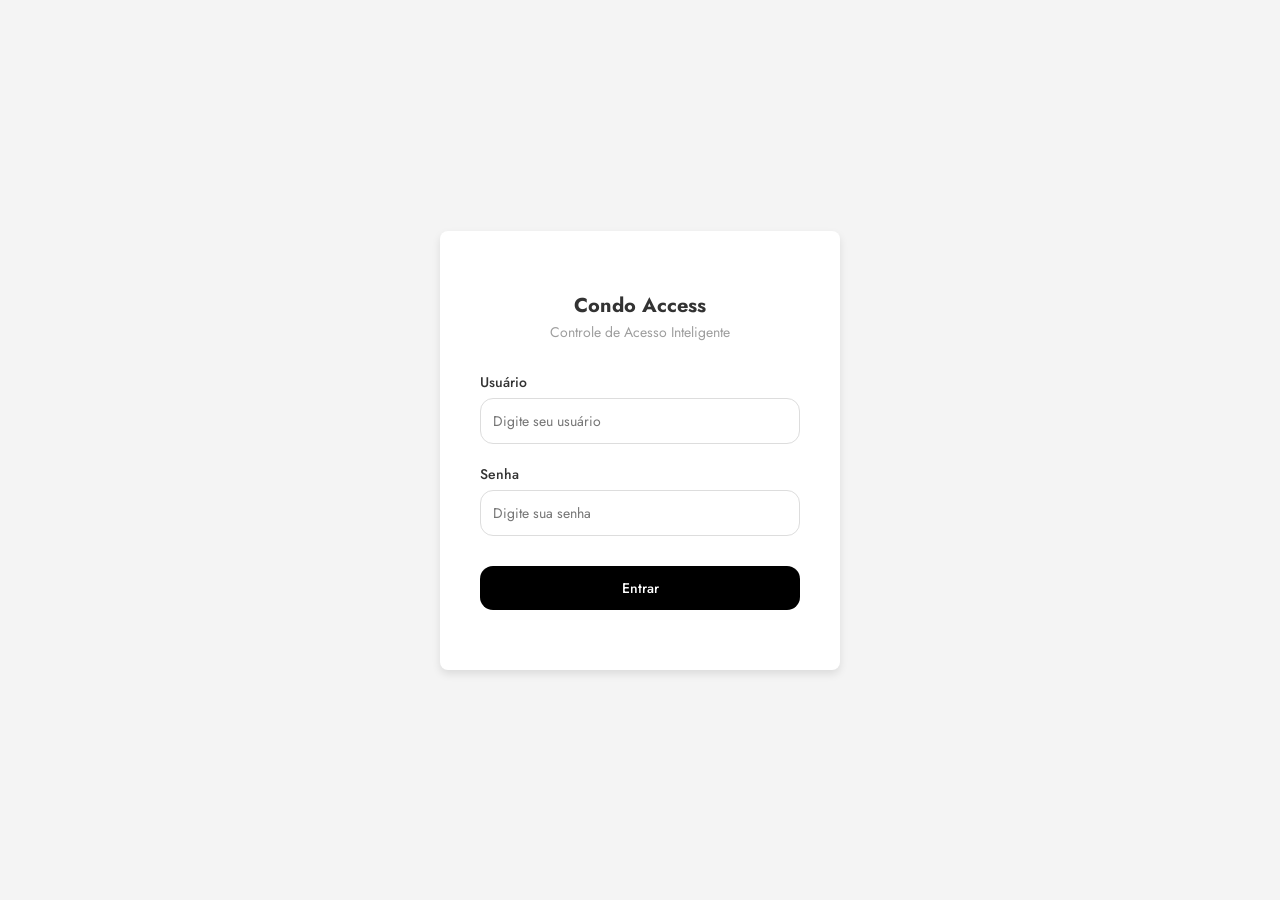
<file: frontend/index.html>
<!DOCTYPE html>
<html lang="en">
<head>
    <meta charset="UTF-8">
    <meta name="viewport" content="width=device-width, initial-scale=1.0">
    <link href="https://fonts.googleapis.com/css?family=Jost" rel="stylesheet">
    <style>
        * {
            margin: 0;
            padding: 0;
            box-sizing: border-box;
        }
        body{
            font-family: Jost, sans-serif;
            background-color: #f4f4f4;
            display: flex;
            align-items: center;
            justify-content: center;
            min-height: 100vh;
            padding: 20px;
        }
        .container-login {
            width: 100%;
            max-width: 400px;
        }
        .campo-login {
            background-color: #fff;
            padding: 60px 40px;
            border-radius: 8px;
            box-shadow: 0 4px 8px rgba(0, 0, 0, 0.1);
            text-align: center;
        }
        .header-login {
            margin-bottom: 30px;
        }
        .header-login h1 {
            font-size: 20px;
            font-weight: bold;
            color: #333;
            margin-bottom: 2px;
        }
        .header-login h3 {
            font-size: 14px;
            color: #9e9e9e;
            font-weight: 400;
        }
        .form-group {
            margin-bottom: 20px;
            text-align: left;
        }
        .form-group input {
            width: 100%;
            padding: 12px;
            border: 1px solid #ddd;
            border-radius: 13px;
            font-size: 14px;
            font-family: Jost, sans-serif;
            transition: border-color 0.3s;
        }
        .form-group input:focus {
            outline: none;
            border-color: #000;
        }
        .form-group label {
            display: block;
            margin-bottom: 6px;
            font-weight: 500;
            color: #333;
            font-size: 14px;
        }
        .btn-login {
            width: 100%;
            padding: 12px;
            background-color: #000;
            color: #fff;
            border: none;
            border-radius: 13px;
            cursor: pointer;
            font-size: 14px;
            font-weight: 500;
            font-family: Jost, sans-serif;
            margin-top: 10px;
            transition: background-color 0.3s;
        }
        .btn-login:hover {
            background-color: #333;
        }
        
        .btn-login:disabled {
            background-color: #999;
            cursor: not-allowed;
        }
        .error-message {
            background-color: #fee;
            color: #c33;
            padding: 10px;
            border-radius: 6px;
            margin-bottom: 15px;
            font-size: 13px;
            display: none;
        }
        
        .error-message.show {
            display: block;
        }

        /* Responsividade */
        @media (max-width: 480px) {
            .campo-login {
                padding: 40px 25px;
            }

            .header-login h1 {
                font-size: 20px;
            }
        }

    </style>
    <title>Condo System - Login</title>
</head>
<body>
        <div class="container-login">
        <div class="campo-login">
            <div class="header-login">
                <h1>Condo Access</h1>
                <h3>Controle de Acesso Inteligente</h3>
            </div>

            <div class="error-message" id="errorMessage"></div>

            <form id="loginForm" class="form-login">
                <div class="form-group">
                    <label for="username">Usuário</label>
                    <input type="text" name="username" id="username" placeholder="Digite seu usuário" required>
                </div>
                
                <div class="form-group">
                    <label for="password">Senha</label>
                    <input type="password" name="password" id="password" placeholder="Digite sua senha" required>
                </div>
                
                <button type="submit" class="btn-login" id="btnLogin">Entrar</button>
            </form>
        </div>
    </div>

    <script>
        const form = document.getElementById('loginForm');
        const btnLogin = document.getElementById('btnLogin');
        const errorMessage = document.getElementById('errorMessage');

        form.addEventListener('submit', async (e) => {
            // Previne o submit padrão do HTML
            e.preventDefault();
            
            // Desabilita botão e mostra loading
            btnLogin.disabled = true;
            btnLogin.textContent = 'Entrando...';
            errorMessage.classList.remove('show');
            
            const username = document.getElementById('username').value;
            const password = document.getElementById('password').value;
            
            try {
                // Chama nossa API REST (não mais o form tradicional)
                const response = await fetch('http://localhost:8080/api/auth/login', {
                    method: 'POST',
                    headers: {
                        'Content-Type': 'application/json'
                    },
                    body: JSON.stringify({ username, password })
                });
                
                if (!response.ok) {
                    if (response.status === 401) {
                        throw new Error('Usuário ou senha inválidos');
                    }
                    throw new Error('Erro ao fazer login');
                }
                
                const data = await response.json();
                
                // Salva o token JWT no localStorage
                localStorage.setItem('token', data.token);
                localStorage.setItem('perfil', data.perfil);
                
                // Redireciona baseado no perfil
                switch(data.perfil) {
                    case 'PORTARIA':
                        window.location.href = '/pages/portaria.html';
                        break;
                    case 'ADMIN':
                        window.location.href = '/pages/dashboard.html';
                        break;
                    case 'MORADOR':
                        window.location.href = '/pages/dashboard.html';
                        break;
                    default:
                        window.location.href = '/pages/dashboard.html';
                }
                
            } catch (error) {
                // Mostra mensagem de erro
                errorMessage.textContent = error.message;
                errorMessage.classList.add('show');
                
                // Reabilita botão
                btnLogin.disabled = false;
                btnLogin.textContent = 'Entrar';
            }
        });
    </script>
</body>
</html>
</file>
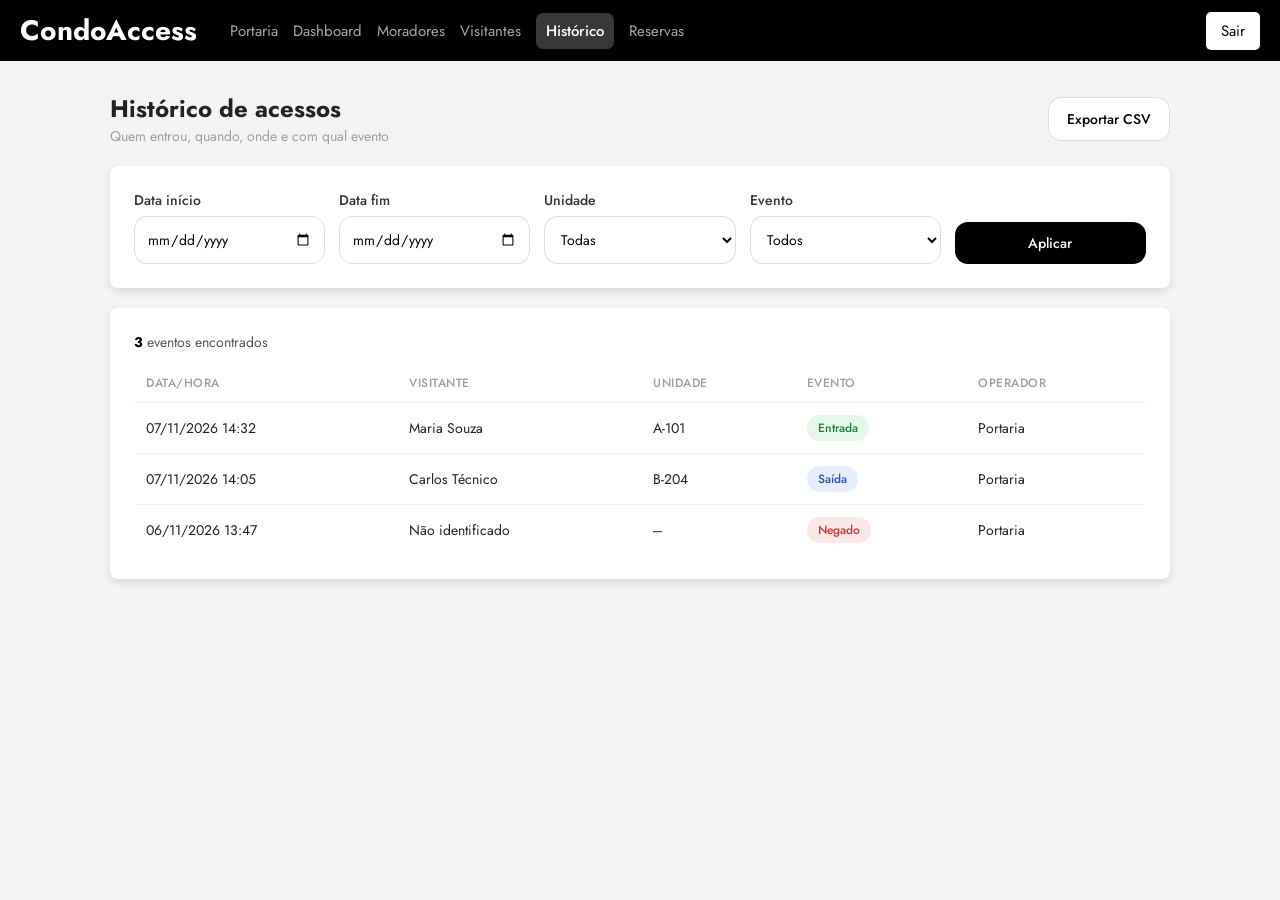
<file: frontend/pages/historico.html>
<!DOCTYPE html>
<html lang="pt-BR">
<head>
    <meta charset="UTF-8">
    <meta name="viewport" content="width=device-width, initial-scale=1.0">
    <title>Condo Access - Histórico</title>
    <link href="https://fonts.googleapis.com/css?family=Jost:400,500,600,700" rel="stylesheet">
    <link rel="stylesheet" href="css/style.css">
</head>
<body>
    <!-- ---------- Felipe | HTML | Header e menu ---------- -->
    <header>
        <div class="menu-container">
            <div class="logo-titulo">CondoAccess</div>
            <nav class="menu">
                <a href="portaria.html">Portaria</a>
                <a href="dashboard.html">Dashboard</a>
                <a href="moradores.html">Moradores</a>
                <a href="visitantes.html">Visitantes</a>
                <a href="historico.html" class="ativo">Histórico</a>
                <a href="reservas.html">Reservas</a>
            </nav>
        </div>
        <button class="botao-sair">Sair</button>
    </header>
 
    <main class="conteudo">

        <!-- ---------- Felipe | HTML | Título da página ---------- -->
        <div class="topo-pagina">
            <div>
                <h1>Histórico de acessos</h1>
                <p>Quem entrou, quando, onde e com qual evento</p>
            </div>
            <button class="btn btn-secundario" id="btnExportar">Exportar CSV</button>
        </div>

        <!-- ---------- Felipe | HTML | Barra de filtros ---------- -->
        <section class="card">
            <form id="formFiltros" class="barra-filtros">
                <div class="form-group">
                    <label for="dataInicio">Data início</label>
                    <input type="date" id="dataInicio">
                </div>
                <div class="form-group">
                    <label for="dataFim">Data fim</label>
                    <input type="date" id="dataFim">
                </div>
                <div class="form-group">
                    <label for="filtroUnidade">Unidade</label>
                    <select id="filtroUnidade"></select>
                </div>
                <div class="form-group">
                    <label for="filtroEvento">Evento</label>
                    <select id="filtroEvento">
                        <option value="">Todos</option>
                        <option value="ENTRADA">Entrada</option>
                        <option value="SAIDA">Saída</option>
                        <option value="NEGADO">Negado</option>
                    </select>
                </div>
                <button type="submit" class="btn btn-primario">Aplicar</button>
            </form>
        </section>
         <section class="card">
            <p class="contador"><strong id="contador">0</strong> eventos encontrados</p>
             <!-- ---------- Felipe | HTML | Tabela ---------- -->
            <div class="tabela-container">
                <table class="tabela">
                    <thead>
                        <tr>
                            <th>Data/Hora</th>
                            <th>Visitante</th>
                            <th>Unidade</th>
                            <th>Evento</th>
                            <th>Operador</th>
                        </tr>
                    </thead>
                    <tbody id="tabelaHistorico"></tbody>
                </table>
            </div>
        </section>

        </main>
 
    <!-- Dados fictícios: vêm do js/mock.js (feito por outra pessoa do grupo) -->
    <script src="../js/mock.js"></script>
 
    <!-- ---------- Felipe | JS | lógica da página (filtros, contador e CSV) ---------- -->
    <script src="../js/historico.js"></script>
</body>
</html>
</file>
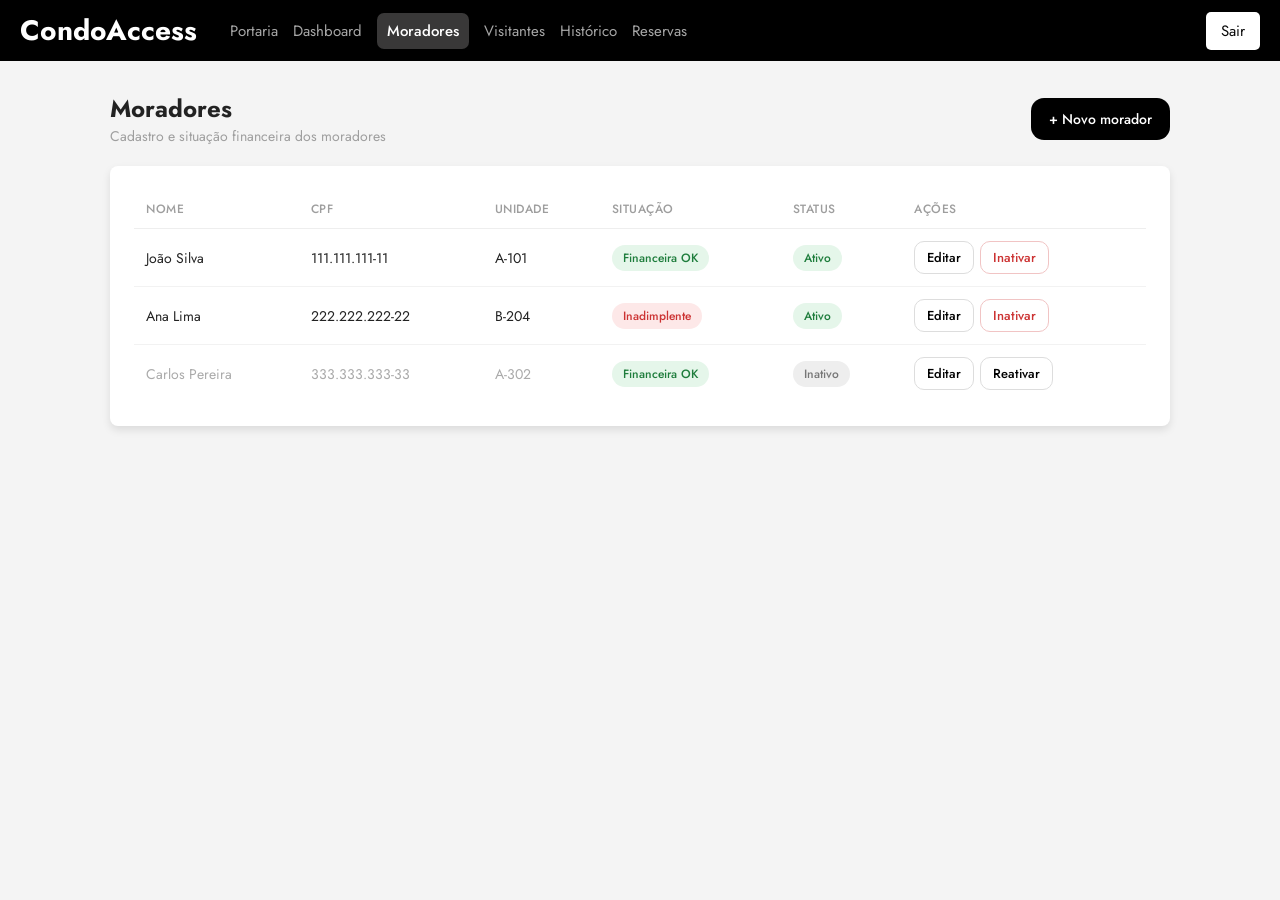
<file: frontend/pages/moradores.html>
<!DOCTYPE html>
<html lang="pt-br">
<head>
    <meta charset="UTF-8">
    <meta name="viewport" content="width=device-width, initial-scale=1.0">
    <title>Moradores</title>
    <link href="https://fonts.googleapis.com/css?family=Jost:400,500,600,700" rel="stylesheet">
    <link rel="stylesheet" href="css/style.css">
</head>
<body>
<!-- ---------- Felipe | HTML | Header e menu ---------- -->
    <header>
        <div class="menu-container">
            <div class="logo-titulo">CondoAccess</div>
            <nav class="menu">
                <a href="portaria.html">Portaria</a>
                <a href="dashboard.html">Dashboard</a>
                <a href="moradores.html" class="ativo">Moradores</a>
                <a href="visitantes.html">Visitantes</a>
                <a href="historico.html">Histórico</a>
                <a href="reservas.html">Reservas</a>
            </nav>
        </div>
        <button class="botao-sair">Sair</button>
    </header>
 
    <main class="conteudo">

              <!-- ---------- Felipe | HTML | Título da página ---------- -->
        <div class="topo-pagina">
            <div>
                <h1>Moradores</h1>
                <p>Cadastro e situação financeira dos moradores</p>
            </div>
            <button class="btn btn-primario" id="btnAbrirForm">+ Novo morador</button>
        </div>
 
        <!-- ---------- Felipe | HTML | Formulário que abre e fecha ---------- -->
        <section class="card oculto" id="cardForm">
            <h2 id="tituloForm">Novo morador</h2>
            <form id="formMorador"> 
                <div class="form-grid">
                    <div class="form-group">
                        <label for="nome">Nome</label>
                        <input type="text" id="nome" placeholder="Nome completo" required>
                    </div>
                    <div class="form-group">
                        <label for="cpf">CPF</label>
                        <input type="text" id="cpf" placeholder="000.000.000-00" maxlength="14" required>
                    </div>
                    <div class="form-group">
                        <label for="telefone">Telefone</label>
                        <input type="tel" id="telefone" placeholder="(11) 90000-0000">
                    </div>
                    <div class="form-group">
                        <label for="email">E-mail</label>
                        <input type="email" id="email" placeholder="email@exemplo.com">
                    </div>
                    <div class="form-group">
                        <label for="unidade">Unidade</label>
                        <select id="unidade" required></select>
                    </div>
                </div>
                <div class="form-acoes">
                    <button type="button" class="btn btn-secundario" id="btnCancelar">Cancelar</button>
                    <button type="submit" class="btn btn-primario" id="btnSalvar">Cadastrar</button>
                </div>
            </form>
        </section>
 
        <section class="card">
             <!-- ---------- Felipe | HTML | Tabela ---------- -->
            <div class="tabela-container">
                <table class="tabela">
                    <thead>
                        <tr>
                            <th>Nome</th>
                            <th>CPF</th>
                            <th>Unidade</th>
                            <th>Situação</th>
                            <th>Status</th>
                            <th>Ações</th>
                        </tr>
                    </thead>
                    <tbody id="tabelaMoradores"></tbody>
                </table>
            </div>
        </section>
 
    </main>
 <!-- Dados fictícios: vêm do js/mock.js (feito por outra pessoa do grupo) -->
  <script src="../js/mock.js"></script>

    <!-- ---------- Felipe | JS | lógica do cadastro de moradores ---------- -->
    <script src="../js/cadastro.js"></script>
</body>
</html>
</file>
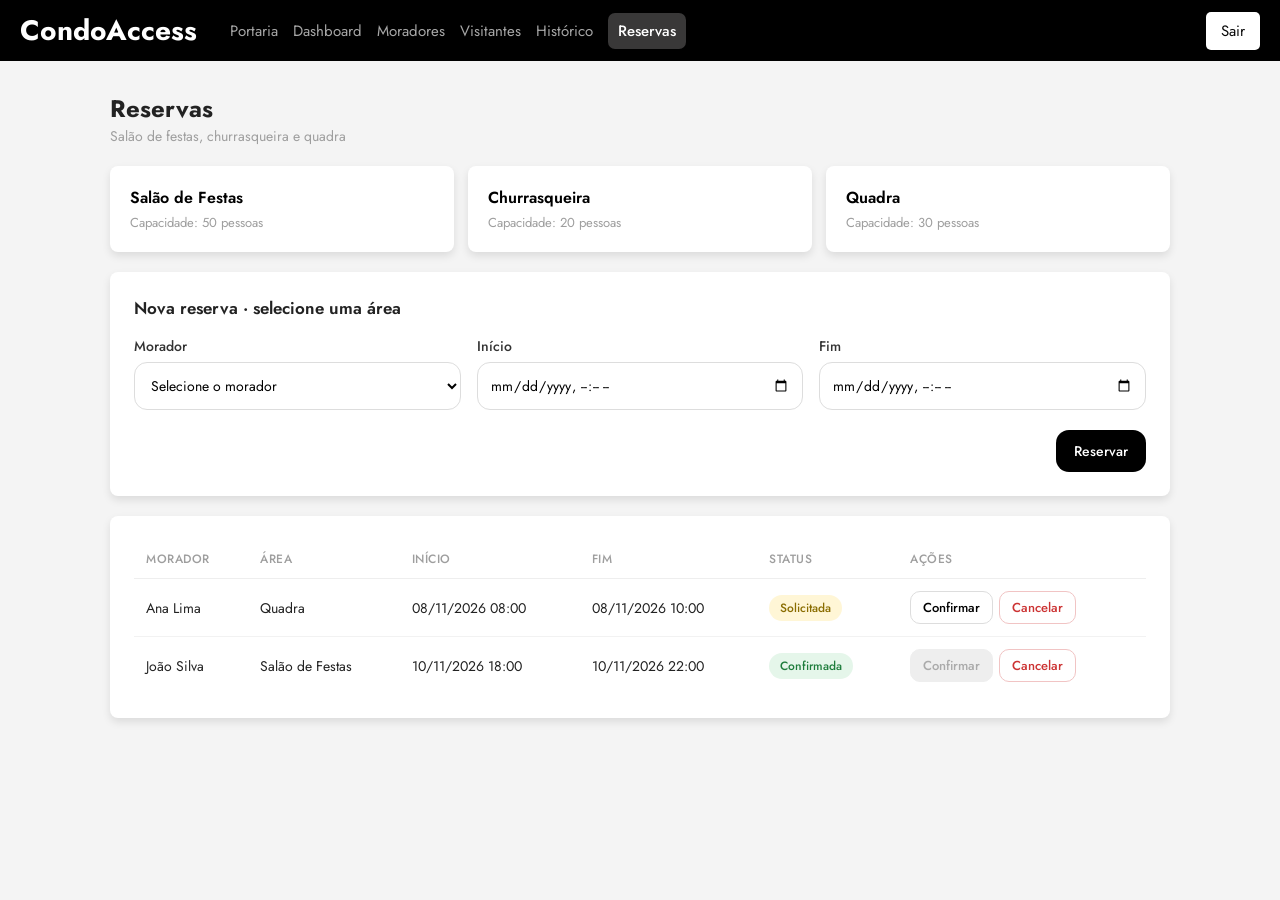
<file: frontend/pages/reservas.html>
<!DOCTYPE html>
<html lang="pt-br">
<head>
    <meta charset="UTF-8">
    <meta name="viewport" content="width=device-width, initial-scale=1.0">
    <title>Condo Access - Reservas</title>
    <link href="https://fonts.googleapis.com/css?family=Jost:400,500,600,700" rel="stylesheet">
    <link rel="stylesheet" href="css/style.css">
</head>
<body>
    <!-- ---------- Felipe | HTML | Header e menu ---------- -->
    <header>
        <div class="menu-container">
            <div class="logo-titulo">CondoAccess</div>
            <nav class="menu">
                <a href="portaria.html">Portaria</a>
                <a href="dashboard.html">Dashboard</a>
                <a href="moradores.html">Moradores</a>
                <a href="visitantes.html">Visitantes</a>
                <a href="historico.html">Histórico</a>
                <a href="reservas.html" class="ativo">Reservas</a>
            </nav>
        </div>
        <button class="botao-sair">Sair</button>
    </header>


        <main class="conteudo">
 <!-- ---------- Felipe | HTML | Título da página ---------- -->
        <div class="topo-pagina">
            <div>
                <h1>Reservas</h1>
                <p>Salão de festas, churrasqueira e quadra</p>
            </div>
        </div>
 <!-- ---------- Felipe | HTML | Seletor de área (cards gerados pelo mock.js) ---------- -->
        <div class="areas-grid" id="areas"></div>
 
        <section class="card">
            <h2>Nova reserva · <span id="areaSelecionadaNome">selecione uma área</span></h2>
            <form id="formReserva">
                <div class="form-grid">
                    <div class="form-group">
                        <label for="morador">Morador</label>
                        <select id="morador" required></select>
                    </div>
                    <div class="form-group">
                        <label for="inicio">Início</label>
                        <input type="datetime-local" id="inicio" required>
                    </div>
                    <div class="form-group">
                        <label for="fim">Fim</label>
                        <input type="datetime-local" id="fim" required>
                    </div>
                </div>
                <div class="form-acoes">
                    <button type="submit" class="btn btn-primario">Reservar</button>
                </div>
            </form>
        </section>
 
        <section class="card">
             <!-- ---------- Felipe | HTML | Tabela ---------- -->
            <div class="tabela-container">
                <table class="tabela">
                    <thead>
                        <tr>
                            <th>Morador</th>
                            <th>Área</th>
                            <th>Início</th>
                            <th>Fim</th>
                            <th>Status</th>
                            <th>Ações</th>
                        </tr>
                    </thead>
                    <tbody id="tabelaReservas"></tbody>
                </table>
            </div>
        </section>
 
    </main>
    <!-- Dados fictícios: vêm do js/mock.js (feito por outra pessoa do grupo) -->
    <script src="../js/mock.js"></script>
    <script>
        // ================= Felipe | JS | Dados =================
        // Usa do js/mock.js (formato do contrato-api.md):
        //   AREAS_MOCK:     { id, nome, capacidade }
        //   RESERVAS_MOCK:  { id, morador: "João Silva", areaComum: "Quadra", inicio, fim, status: "SOLICITADA"|"CONFIRMADA"|"CANCELADA" }
        //   MORADORES_MOCK: para o select de moradores e para saber quem está inadimplente
        // Se o mock.js não carregar, a página abre vazia, sem erro
        const areas = typeof AREAS_MOCK !== "undefined" ? AREAS_MOCK : [];
        const reservas = typeof RESERVAS_MOCK !== "undefined" ? RESERVAS_MOCK : [];
        const moradores = typeof MORADORES_MOCK !== "undefined" ? MORADORES_MOCK : [];
 
        // ================= Felipe | JS | Funções de apoio =================
        function proximoId(lista) {
            return lista.reduce((max, item) => Math.max(max, item.id), 0) + 1;
        }
        // "2026-11-10T18:00" -> "10/11/2026 18:00"
        function formatarDataHora(iso) {
            if (!iso) return "-";
            const [data, hora] = iso.split("T");
            const [ano, mes, dia] = data.split("-");
            return `${dia}/${mes}/${ano}${hora ? " " + hora.slice(0, 5) : ""}`;
        }
 // evita que texto vire HTML na tabela
        function esc(texto) {
            return String(texto ?? "").replace(/[&<>"']/g, c => ({
                "&": "&amp;", "<": "&lt;", ">": "&gt;", '"': "&quot;", "'": "&#39;"
            }[c]));
        }
        // toast: tipo = "sucesso" | "erro"
        function mostrarToast(mensagem, tipo = "sucesso") {
            let area = document.querySelector(".toast-area");
            if (!area) {
                area = document.createElement("div");
                area.className = "toast-area";
                document.body.appendChild(area);
            }
            const toast = document.createElement("div");
            toast.className = `toast toast-${tipo}`;
            toast.textContent = mensagem;
            area.appendChild(toast);
            setTimeout(() => toast.classList.add("saindo"), 3200);
            setTimeout(() => toast.remove(), 3600);
        }
        // ================= Felipe | JS | Página: reservas =================
        const areasContainer = document.getElementById("areas");
        const areaNome = document.getElementById("areaSelecionadaNome");
        const selectMorador = document.getElementById("morador");
        const form = document.getElementById("formReserva");
        const tabela = document.getElementById("tabelaReservas");
 
        const STATUS = {
            SOLICITADA: { texto: "Solicitada", classe: "badge-solicitada" },
            CONFIRMADA: { texto: "Confirmada", classe: "badge-confirmada" },
            CANCELADA:  { texto: "Cancelada",  classe: "badge-cancelada" }
        };
 
        let areaSelecionada = null; // nome da área, igual ao campo areaComum da reserva

        // ---------- Felipe | JS | cards de área ----------
        function renderizarAreas() {
            areasContainer.innerHTML = areas.map(a => `
                <button type="button" class="area-card ${a.nome === areaSelecionada ? "selecionada" : ""}" data-nome="${esc(a.nome)}">
                    <span class="area-nome">${esc(a.nome)}</span>
                    <span class="area-capacidade">Capacidade: ${a.capacidade} pessoas</span>
                </button>
            `).join("");
        }
         areasContainer.addEventListener("click", (e) => {
            const card = e.target.closest(".area-card");
            if (!card) return;
            areaSelecionada = card.dataset.nome;
            areaNome.textContent = areaSelecionada;
            renderizarAreas();
        });
         // ---------- Felipe | JS | select de moradores (só ativos) ----------
        selectMorador.innerHTML = `<option value="">Selecione o morador</option>` +
            moradores
                .filter(m => m.status === "ATIVO")
                .map(m => `<option value="${m.id}">${esc(m.nome)}${m.unidade ? " (" + esc(m.unidade.nome) + ")" : ""}</option>`)
                .join("");
                // ---------- Felipe | JS | regras de reserva ----------
 
        // RN04: conflita se sobrepõe uma reserva NÃO cancelada da mesma área
        function temConflito(areaComum, inicio, fim) {
            return reservas.some(r =>
                r.areaComum === areaComum &&
                r.status !== "CANCELADA" &&
                r.inicio < fim && inicio < r.fim
            );
        }
  form.addEventListener("submit", (e) => {
            e.preventDefault();
 
            const morador = moradores.find(m => m.id === Number(selectMorador.value));
            const inicio = document.getElementById("inicio").value;
            const fim = document.getElementById("fim").value;
 
            if (!areaSelecionada) {
                mostrarToast("Selecione uma área comum", "erro");
                return;
            }
            if (fim <= inicio) {
                mostrarToast("Período da reserva é inválido", "erro");
                return;
            }
            // MoradorInadimplente.podeReservar() -> taxaPendente <= 0
            if (morador.taxaPendente > 0) {
                mostrarToast(`${morador.nome} não pode reservar: há taxa pendente (inadimplente)`, "erro");
                return;
            }
            if (temConflito(areaSelecionada, inicio, fim)) {
                mostrarToast("Área comum já reservada nesse período", "erro");
                return;
            }
 
            reservas.push({
                id: proximoId(reservas),
                morador: morador.nome,
                areaComum: areaSelecionada,
                inicio,
                fim,
                status: "SOLICITADA"
            });
 
            mostrarToast(`Reserva de ${areaSelecionada} solicitada`);
            form.reset();
            renderizarTabela();
        });
         // ---------- Felipe | JS | tabela ----------
        function renderizarTabela() {
            if (reservas.length === 0) {
                tabela.innerHTML = `<tr><td colspan="6" class="vazio">Nenhuma reserva</td></tr>`;
                return;
            }
 
            const lista = [...reservas].sort((a, b) => a.inicio.localeCompare(b.inicio));
 
            tabela.innerHTML = lista.map(r => {
                const status = STATUS[r.status] || { texto: r.status, classe: "" };
                // RN06: só confirma o que está SOLICITADA | RN07: não cancela o que já está CANCELADA
                const podeConfirmar = r.status === "SOLICITADA";
                const podeCancelar = r.status !== "CANCELADA";
                return `
                    <tr>
                        <td>${esc(r.morador)}</td>
                        <td>${esc(r.areaComum)}</td>
                        <td>${formatarDataHora(r.inicio)}</td>
                        <td>${formatarDataHora(r.fim)}</td>
                        <td><span class="badge ${status.classe}">${esc(status.texto)}</span></td>
                        <td>
                            <div class="acoes">
                                <button class="btn btn-secundario btn-pequeno" data-acao="confirmar" data-id="${r.id}" ${podeConfirmar ? "" : "disabled"}>Confirmar</button>
                                <button class="btn btn-perigo btn-pequeno" data-acao="cancelar" data-id="${r.id}" ${podeCancelar ? "" : "disabled"}>Cancelar</button>
                            </div>
                        </td>
                    </tr>
                `;
            }).join("");
        }
 tabela.addEventListener("click", (e) => {
            const botao = e.target.closest("button[data-acao]");
            if (!botao || botao.disabled) return;
            const reserva = reservas.find(r => r.id === Number(botao.dataset.id));
 
            if (botao.dataset.acao === "confirmar") {
                if (reserva.status !== "SOLICITADA") {
                    mostrarToast("Só é possível confirmar uma reserva solicitada", "erro");
                    return;
                }
                reserva.status = "CONFIRMADA";
                mostrarToast("Reserva confirmada");
            } else if (botao.dataset.acao === "cancelar") {
                if (reserva.status === "CANCELADA") {
                    mostrarToast("Reserva já está cancelada", "erro");
                    return;
                }
                reserva.status = "CANCELADA";
                mostrarToast("Reserva cancelada");
            }
            renderizarTabela();
        });
 
        renderizarAreas();
        renderizarTabela();
    </script>
</body>
</html>
</file>
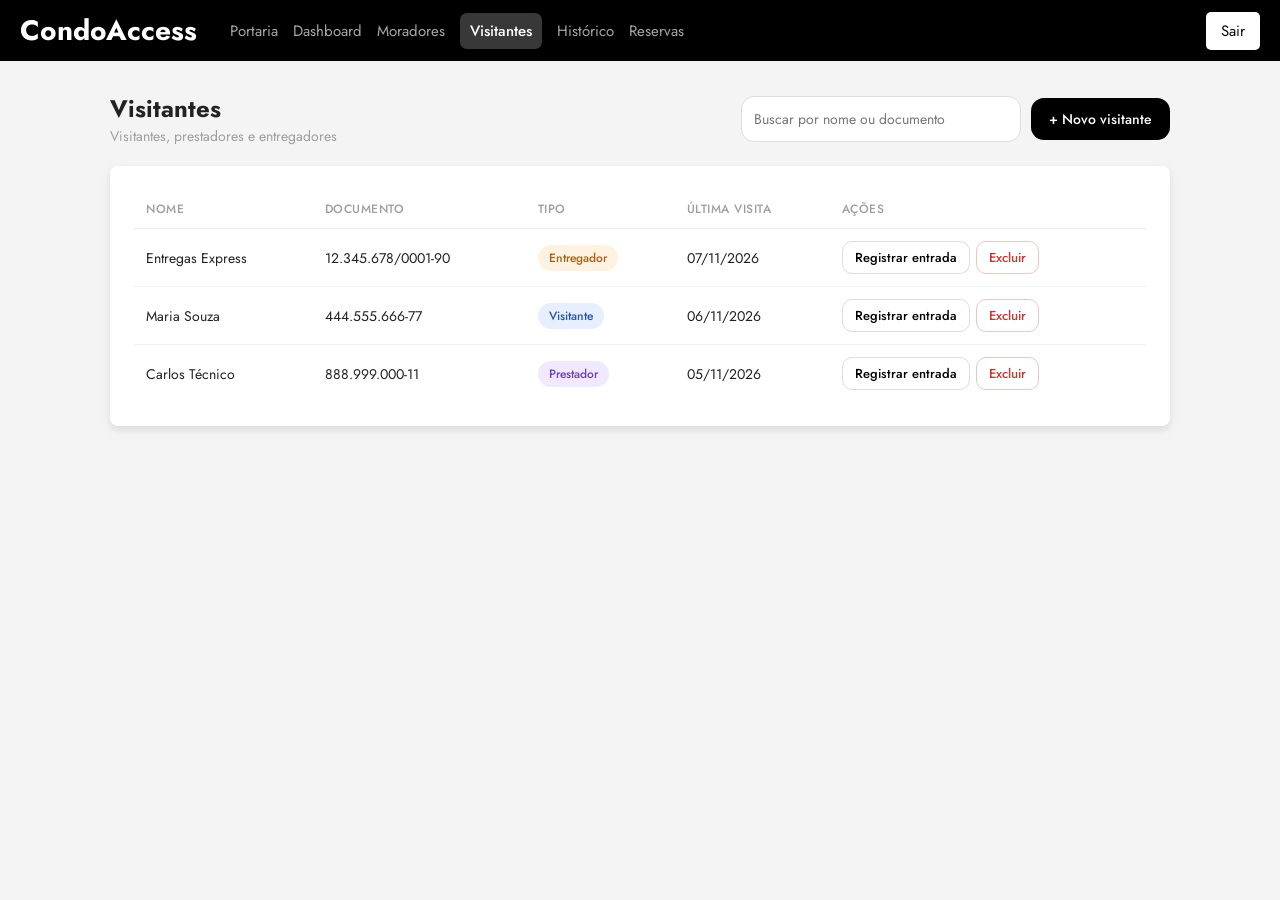
<file: frontend/pages/visitantes.html>
<!DOCTYPE html>
<html lang="pt-BR">
<head>
    <meta charset="UTF-8">
    <meta name="viewport" content="width=device-width, initial-scale=1.0">
    <title>Visitantes</title>
   <link href="https://fonts.googleapis.com/css?family=Jost:400,500,600,700" rel="stylesheet">
    <link rel="stylesheet" href="css/style.css">
</head> 
 <body>
  <!-- ---------- Felipe | HTML | Header e menu ---------- -->
    <header>
        <div class="menu-container">
            <div class="logo-titulo">CondoAccess</div>
            <nav class="menu">
                <a href="portaria.html">Portaria</a>
                <a href="dashboard.html">Dashboard</a>
                <a href="moradores.html">Moradores</a>
                <a href="visitantes.html" class="ativo">Visitantes</a>
                <a href="historico.html">Histórico</a>
                <a href="reservas.html">Reservas</a>
            </nav>
        </div>
        <button class="botao-sair">Sair</button>
    </header>
 
    <main class="conteudo">
  <!-- ---------- Felipe | HTML | Título da página ---------- -->
        <div class="topo-pagina">
            <div>
                <h1>Visitantes</h1>
                <p>Visitantes, prestadores e entregadores</p>
            </div>
            <div class="topo-acoes">
                <input type="search" class="input-busca" id="busca" placeholder="Buscar por nome ou documento">
                <button class="btn btn-primario" id="btnNovo">+ Novo visitante</button>
            </div>
        </div>
  <!-- ---------- Felipe | HTML | Formulário enxuto ---------- -->
        <section class="card oculto" id="cardForm">
            <h2>Novo visitante</h2>
            <form id="formVisitante">
                <div class="form-grid">
                    <div class="form-group">
                        <label for="nome">Nome</label>
                        <input type="text" id="nome" placeholder="Nome do visitante" required>
                    </div>
                    <div class="form-group">
                        <label for="documento">Documento</label>
                        <input type="text" id="documento" placeholder="RG ou CPF" required>
                    </div>
                    <div class="form-group">
                        <label for="tipo">Tipo</label>
                        <select id="tipo" required>
                            <option value="VISITANTE">Visitante</option>
                            <option value="PRESTADOR">Prestador</option>
                            <option value="ENTREGADOR">Entregador</option>
                        </select>
                    </div>
                </div>
                <div class="form-acoes">
                    <button type="button" class="btn btn-secundario" id="btnCancelar">Cancelar</button>
                    <button type="submit" class="btn btn-primario">Cadastrar</button>
                </div>
            </form>
        </section>
 
        <section class="card">
            <!-- ---------- Felipe | HTML | Tabela ---------- -->
            <div class="tabela-container">
                <table class="tabela">
                    <thead>
                        <tr>
                            <th>Nome</th>
                            <th>Documento</th>
                            <th>Tipo</th>
                            <th>Última visita</th>
                            <th>Ações</th>
                        </tr>
                    </thead>
                    <tbody id="tabelaVisitantes"></tbody>
                </table>
            </div>
        </section>
 
    </main>
 
    <!-- Dados fictícios: vêm do js/mock.js (feito por outra pessoa do grupo) -->
    <script src="../js/mock.js"></script>
    <script>
 // Felipe | JS | Dados 
        // Usa VISITANTES_MOCK do js/mock.js (formato do contrato-api.md):
        //   { id, nome, documento, tipo: "VISITANTE"|"PRESTADOR"|"ENTREGADOR", ultimaVisita: "2026-11-06" }
        // Se o mock.js não carregar, a página abre com a tabela vazia, sem erro
        let visitantes = typeof VISITANTES_MOCK !== "undefined" ? VISITANTES_MOCK : [];
//  Felipe | JS | Funções de apoio
        function proximoId(lista) {
            return lista.reduce((max, item) => Math.max(max, item.id), 0) + 1;
        }
 
        // "2026-11-06" -> "06/11/2026"  |  "2026-11-06T12:05" -> "06/11/2026 12:05"
        function formatarData(iso) {
            if (!iso) return "-";
            const [data, hora] = iso.split("T");
            const [ano, mes, dia] = data.split("-");
            return `${dia}/${mes}/${ano}${hora ? " " + hora.slice(0, 5) : ""}`;
        }
 
        // data de hoje no mesmo formato do mock: "2026-11-11"
        function hojeISO() {
            const d = new Date();
            const pad = n => String(n).padStart(2, "0");
            return `${d.getFullYear()}-${pad(d.getMonth() + 1)}-${pad(d.getDate())}`;
        }
 
        // evita que texto digitado vire HTML na tabela
        function esc(texto) {
            return String(texto ?? "").replace(/[&<>"']/g, c => ({
                "&": "&amp;", "<": "&lt;", ">": "&gt;", '"': "&quot;", "'": "&#39;"
            }[c]));
        }
 
        // toast: tipo = "sucesso" | "erro"
        function mostrarToast(mensagem, tipo = "sucesso") {
            let area = document.querySelector(".toast-area");
            if (!area) {
                area = document.createElement("div");
                area.className = "toast-area";
                document.body.appendChild(area);
            }
            const toast = document.createElement("div");
            toast.className = `toast toast-${tipo}`;
            toast.textContent = mensagem;
            area.appendChild(toast);
            setTimeout(() => toast.classList.add("saindo"), 3200);
            setTimeout(() => toast.remove(), 3600);
        }
//  Felipe | JS | Página: visitantes 
        const cardForm = document.getElementById("cardForm");
        const form = document.getElementById("formVisitante");
        const tabela = document.getElementById("tabelaVisitantes");
        const campoBusca = document.getElementById("busca");
 
        const TIPOS = {
            VISITANTE:  { texto: "Visitante",  classe: "badge-visitante" },
            PRESTADOR:  { texto: "Prestador",  classe: "badge-prestador" },
            ENTREGADOR: { texto: "Entregador", classe: "badge-entregador" }
        };
         // ---------- Felipe | JS | abrir / fechar formulário ----------
        document.getElementById("btnNovo").addEventListener("click", () => {
            cardForm.classList.toggle("oculto");
            if (!cardForm.classList.contains("oculto")) document.getElementById("nome").focus();
        });
        document.getElementById("btnCancelar").addEventListener("click", () => {
            form.reset();
            cardForm.classList.add("oculto");
        });
// ---------- Felipe | JS | tabela + busca ----------
        function badgeTipo(tipo) {
            const t = TIPOS[tipo] || { texto: tipo, classe: "" };
            return `<span class="badge ${t.classe}">${esc(t.texto)}</span>`;
        }
        function renderizarTabela() {
            const termo = campoBusca.value.trim().toLowerCase();
            const termoDigitos = termo.replace(/\D/g, "");
 
            const lista = visitantes
                .filter(v =>
                    v.nome.toLowerCase().includes(termo) ||
                    v.documento.toLowerCase().includes(termo) ||
                    (termoDigitos && v.documento.replace(/\D/g, "").includes(termoDigitos))
                )
                .sort((a, b) => (b.ultimaVisita || "").localeCompare(a.ultimaVisita || ""));
  if (lista.length === 0) {
                tabela.innerHTML = `<tr><td colspan="5" class="vazio">Nenhum visitante encontrado</td></tr>`;
                return;
            }
            tabela.innerHTML = lista.map(v => `
                <tr>
                    <td>${esc(v.nome)}</td>
                    <td>${esc(v.documento)}</td>
                    <td>${badgeTipo(v.tipo)}</td>
                    <td>${v.ultimaVisita ? formatarData(v.ultimaVisita) : "Nunca"}</td>
                    <td>
                        <div class="acoes">
                            <button class="btn btn-secundario btn-pequeno" data-acao="entrada" data-id="${v.id}">Registrar entrada</button>
                            <button class="btn btn-perigo btn-pequeno" data-acao="excluir" data-id="${v.id}">Excluir</button>
                        </div>
                    </td>
                </tr>
            `).join("");
        }
        campoBusca.addEventListener("input", renderizarTabela);
 
        tabela.addEventListener("click", (e) => {
            const botao = e.target.closest("button[data-acao]");
            if (!botao) return;
            const id = Number(botao.dataset.id);
            const visitante = visitantes.find(v => v.id === id);
 
            if (botao.dataset.acao === "entrada") {
                visitante.ultimaVisita = hojeISO();
                mostrarToast(`Entrada de ${visitante.nome} registrada`);
            } else if (botao.dataset.acao === "excluir") {
                visitantes = visitantes.filter(v => v.id !== id);
                mostrarToast(`${visitante.nome} removido`);
            }
            renderizarTabela();

            });
            // ---------- Felipe | JS | cadastrar ----------
        form.addEventListener("submit", (e) => {
            e.preventDefault();
            const nome = document.getElementById("nome").value.trim();
            const documento = document.getElementById("documento").value.trim();
            const tipo = document.getElementById("tipo").value;
 
            const jaExiste = visitantes.some(v =>
                v.documento.replace(/\D/g, "") === documento.replace(/\D/g, "")
            );
            if (jaExiste) {
                mostrarToast("Já existe um visitante com esse documento", "erro");
                return;
            }
            visitantes.push({
                id: proximoId(visitantes),
                nome,
                documento,
                tipo,
                ultimaVisita: hojeISO()
            });
 
            mostrarToast(`${TIPOS[tipo].texto} ${nome} cadastrado`);
            form.reset();
            campoBusca.value = "";
            document.getElementById("nome").focus(); // mantém aberto para o próximo cadastro rápido
            renderizarTabela();
        });
 
        renderizarTabela();

    </script>
   
</body>
</html>
</file>
<file: frontend/pages/css/style.css>
* {
            margin: 0;
            padding: 0;
            box-sizing: border-box;
        }
        body{
            font-family: Jost, sans-serif;
        }
        header {
            background-color: #000000;
            color: #fff;
            padding: 10px 20px;
            display: flex;
            justify-content: space-between;
            align-items: center;
        }
        .logo-titulo {
            font-size: 28px;
            font-weight: bold;
        }
        .menu-container {
            display: flex;
            align-items: center;
            gap:33px;
        }
        .menu {
            align-items: center;
            display: flex;
            gap: 15px;
        }
        .menu a {
            color: #a7a7a7;
            text-decoration: none;
            font-weight: normal;
            font-size: 15px;
        }
        .menu a:hover {
            color: #fff;
        }
        .menu a.ativo {
            font-weight: 500;
            color: #fff;
            background-color: #a2a0a05a;
            border-radius: 7px;
            padding: 7px 10px;
        }
        .botao-sair {
            background-color: #ffffff;
            color: #090909;
            border: none;
            padding: 8px 15px;
            border-radius: 5px;
            cursor: pointer;
            font-size: 15px;
        }
        .botao-sair:hover {
            background-color: #e0e0e0;
            transition: background-color 0.3s;
        }

        /* ---------- Felipe | CSS | Fundo da página ---------- */
body {
    background-color: #f4f4f4;
    color: #222;
}
.botao-sair {
    font-family: Jost, sans-serif;
}

/* ---------- Felipe | CSS | Layout ---------- */
.conteudo {
    max-width: 1100px;
    margin: 0 auto;
    padding: 30px 20px 60px;
}
.topo-pagina {
    display: flex;
    justify-content: space-between;
    align-items: center;
    gap: 15px;
    flex-wrap: wrap;
    margin-bottom: 20px;
}
/* Felipe | CSS | h1 do título da página */
.topo-pagina h1 {
    font-size: 24px;
    font-weight: bold;
}
.topo-pagina p {
    font-size: 14px;
    color: #9e9e9e;
}

/* ---------- Felipe | CSS | Cards ---------- */
.card {
    background-color: #fff;
    border-radius: 8px;
    box-shadow: 0 4px 8px rgba(0, 0, 0, 0.1);
    padding: 24px;
    margin-bottom: 20px;
}
/* Felipe | CSS | h2 dos cards */
.card h2 {
    font-size: 17px;
    font-weight: 600;
    margin-bottom: 16px;
}
.oculto {
    display: none !important;
}

/* ---------- Felipe | CSS | Formulários (padrão do login) ---------- */

.form-grid {
    display: grid;
    grid-template-columns: repeat(auto-fit, minmax(200px, 1fr));
    gap: 16px;
}
.form-group {
    text-align: left;
}
.form-group label {
    display: block;
    margin-bottom: 6px;
    font-weight: 500;
    color: #333;
    font-size: 14px;
}
.form-group input,
.form-group select {
    width: 100%;
    padding: 12px;
    border: 1px solid #ddd;
    border-radius: 13px;
    font-size: 14px;
    font-family: Jost, sans-serif;
    background-color: #fff;
    transition: border-color 0.3s;
}
.form-group input:focus,
.form-group select:focus {
    outline: none;
    border-color: #000;
}
.form-acoes {
    display: flex;
    gap: 10px;
    justify-content: flex-end;
    margin-top: 20px;
}
/* ---------- Felipe | CSS | Botões ---------- */
.btn {
    padding: 11px 18px;
    border: none;
    border-radius: 13px;
    cursor: pointer;
    font-size: 14px;
    font-weight: 500;
    font-family: Jost, sans-serif;
    transition: background-color 0.3s;
    white-space: nowrap;
}
.btn-primario {
    background-color: #000;
    color: #fff;
}
.btn-primario:hover {
    background-color: #333;
}
.btn-secundario {
    background-color: #fff;
    color: #000;
    border: 1px solid #ddd;
}
.btn-secundario:hover {
    background-color: #f0f0f0;
}
.btn-pequeno {
    padding: 6px 12px;
    font-size: 13px;
    border-radius: 10px;
}
.btn-perigo {
    background-color: #fff;
    color: #c33;
    border: 1px solid #f1c4c4;
}
.btn-perigo:hover {
    background-color: #fee;
}
.btn:disabled {
    background-color: #eee;
    color: #aaa;
    border-color: #eee;
    cursor: not-allowed;
}

/* ---------- Felipe | CSS | Tabelas ---------- */

.tabela-container {
    overflow-x: auto;
}
.tabela {
    width: 100%;
    border-collapse: collapse;
    font-size: 14px;
}
.tabela th {
    text-align: left;
    font-size: 12px;
    text-transform: uppercase;
    letter-spacing: 0.5px;
    color: #9e9e9e;
    font-weight: 500;
    padding: 10px 12px;
    border-bottom: 1px solid #eee;
    white-space: nowrap;
}
.tabela td {
    padding: 12px;
    border-bottom: 1px solid #f2f2f2;
    vertical-align: middle;
}
.tabela tr:last-child td {
    border-bottom: none;
}
.acoes {
    display: flex;
    gap: 6px;
    flex-wrap: wrap;
}
.vazio {
    text-align: center;
    color: #9e9e9e;
    padding: 30px 12px !important;
}
/* ---------- Felipe | CSS | Badge arredondado (base) ---------- */
.badge {
    display: inline-block;
    padding: 4px 11px;
    border-radius: 999px;
    font-size: 12px;
    font-weight: 500;
    white-space: nowrap;
}
/* ---------- Felipe | CSS | Toast (avisos verde/vermelho) ---------- */
.toast-area {
    position: fixed;
    top: 70px;
    right: 20px;
    display: flex;
    flex-direction: column;
    gap: 10px;
    z-index: 1000;
}
.toast {
    min-width: 260px;
    max-width: 360px;
    padding: 14px 18px;
    border-radius: 10px;
    color: #fff;
    font-size: 14px;
    box-shadow: 0 6px 16px rgba(0, 0, 0, 0.2);
    animation: toast-entrar 0.25s ease-out;
    transition: opacity 0.4s, transform 0.4s;
}
.toast-sucesso { background-color: #1e7d3c; }
.toast-erro    { background-color: #c62828; }
.toast.saindo {
    opacity: 0;
    transform: translateX(20px);
}
@keyframes toast-entrar {
    from { opacity: 0; transform: translateX(20px); }
    to   { opacity: 1; transform: translateX(0); }
}
/* ---------- Felipe | CSS | Responsividade do header ---------- */
@media (max-width: 768px) {
    header {
        flex-direction: column;
        align-items: flex-start;
        gap: 10px;
    }
    .menu-container {
        flex-direction: column;
        align-items: flex-start;
        gap: 10px;
    }
    .menu {
        flex-wrap: wrap;
    }
}
                              /*PÁGINA MORADORES  */
/* ---------- Felipe | CSS | Moradores | linha de morador inativo ---------- */
.tabela tr.linha-inativa td {
    color: #aaa;
}
 
/* ---------- Felipe | CSS | Moradores | badges de situação e status ---------- */
.badge-ok           { background-color: #e5f6ea; color: #1e7d3c; }
.badge-inadimplente { background-color: #fde8e8; color: #c33; }
.badge-ativo        { background-color: #e5f6ea; color: #1e7d3c; }
.badge-inativo      { background-color: #eeeeee; color: #777; }                



/*
   5. PÁGINA RESERVAS ---------------------------------------
    */
    /* ---------- Felipe | CSS | Reservas | cards de área comum ---------- */
.areas-grid {
    display: grid;
    grid-template-columns: repeat(auto-fit, minmax(180px, 1fr));
    gap: 14px;
    margin-bottom: 20px;
}
.area-card {
    background-color: #fff;
    border: 2px solid transparent;
    border-radius: 8px;
    box-shadow: 0 4px 8px rgba(0, 0, 0, 0.1);
    padding: 18px;
    cursor: pointer;
    text-align: left;
    font-family: Jost, sans-serif;
    transition: border-color 0.2s, transform 0.2s;
}
.area-card:hover {
    transform: translateY(-2px);
    }
.area-card.selecionada {
    border-color: #000;
    }
    .area-card .area-nome {
    display: block;
    font-size: 16px;
    font-weight: 600;
    color: #000;
}
.area-card .area-capacidade {
    display: block;
    font-size: 13px;
    color: #9e9e9e;
    margin-top: 4px;
}
/* ---------- Felipe | CSS | Reservas | badges de status ---------- */
.badge-solicitada { background-color: #fff6d6; color: #8a6d00; }
.badge-confirmada { background-color: #e5f6ea; color: #1e7d3c; }
.badge-cancelada  { background-color: #eeeeee; color: #777; }

/*
   ------------------------------------- PÁGINA VISITANTES -------------------------------------
    */
    /* ---------- Felipe | CSS | Visitantes | topo com busca e botão ---------- */
.topo-acoes {
    display: flex;
    gap: 10px;
    align-items: center;
    flex-wrap: wrap;
}
    /* ---------- Felipe | CSS | Visitantes | campo de busca ---------- */
.input-busca {
    width: 280px;
    max-width: 100%;
    padding: 12px;
    border: 1px solid #ddd;
    border-radius: 13px;
    font-size: 14px;
    font-family: Jost, sans-serif;
    background-color: #fff;
    transition: border-color 0.3s;
}
.input-busca:focus {
    outline: none;
    border-color: #000;
}
@media (max-width: 768px) {
    .input-busca {
        width: 100%;
    }
}
/* ---------- Felipe | CSS | Visitantes | badges de tipo ---------- */
.badge-visitante  { background-color: #e7efff; color: #2453b3; }
.badge-prestador  { background-color: #f1e9ff; color: #6b3fb5; }
.badge-entregador { background-color: #fff2e0; color: #b25e00; }


/* ---------- Felipe | CSS | Histórico | barra de filtros ---------- */
.barra-filtros {
    display: grid;
    grid-template-columns: repeat(auto-fit, minmax(160px, 1fr));
    gap: 14px;
    align-items: end;
}
/* ---------- Felipe | CSS | Histórico | contador de eventos ---------- */
.contador {
    font-size: 14px;
    color: #555;
    margin-bottom: 12px;
}
.contador strong {
    color: #000;
}
/* ---------- Felipe | CSS | Histórico | badges de evento ---------- */
.badge-entrada { background-color: #e5f6ea; color: #1e7d3c; }
.badge-saida   { background-color: #e7efff; color: #2453b3; }
.badge-negado  { background-color: #fde8e8; color: #c33; }
</file>
